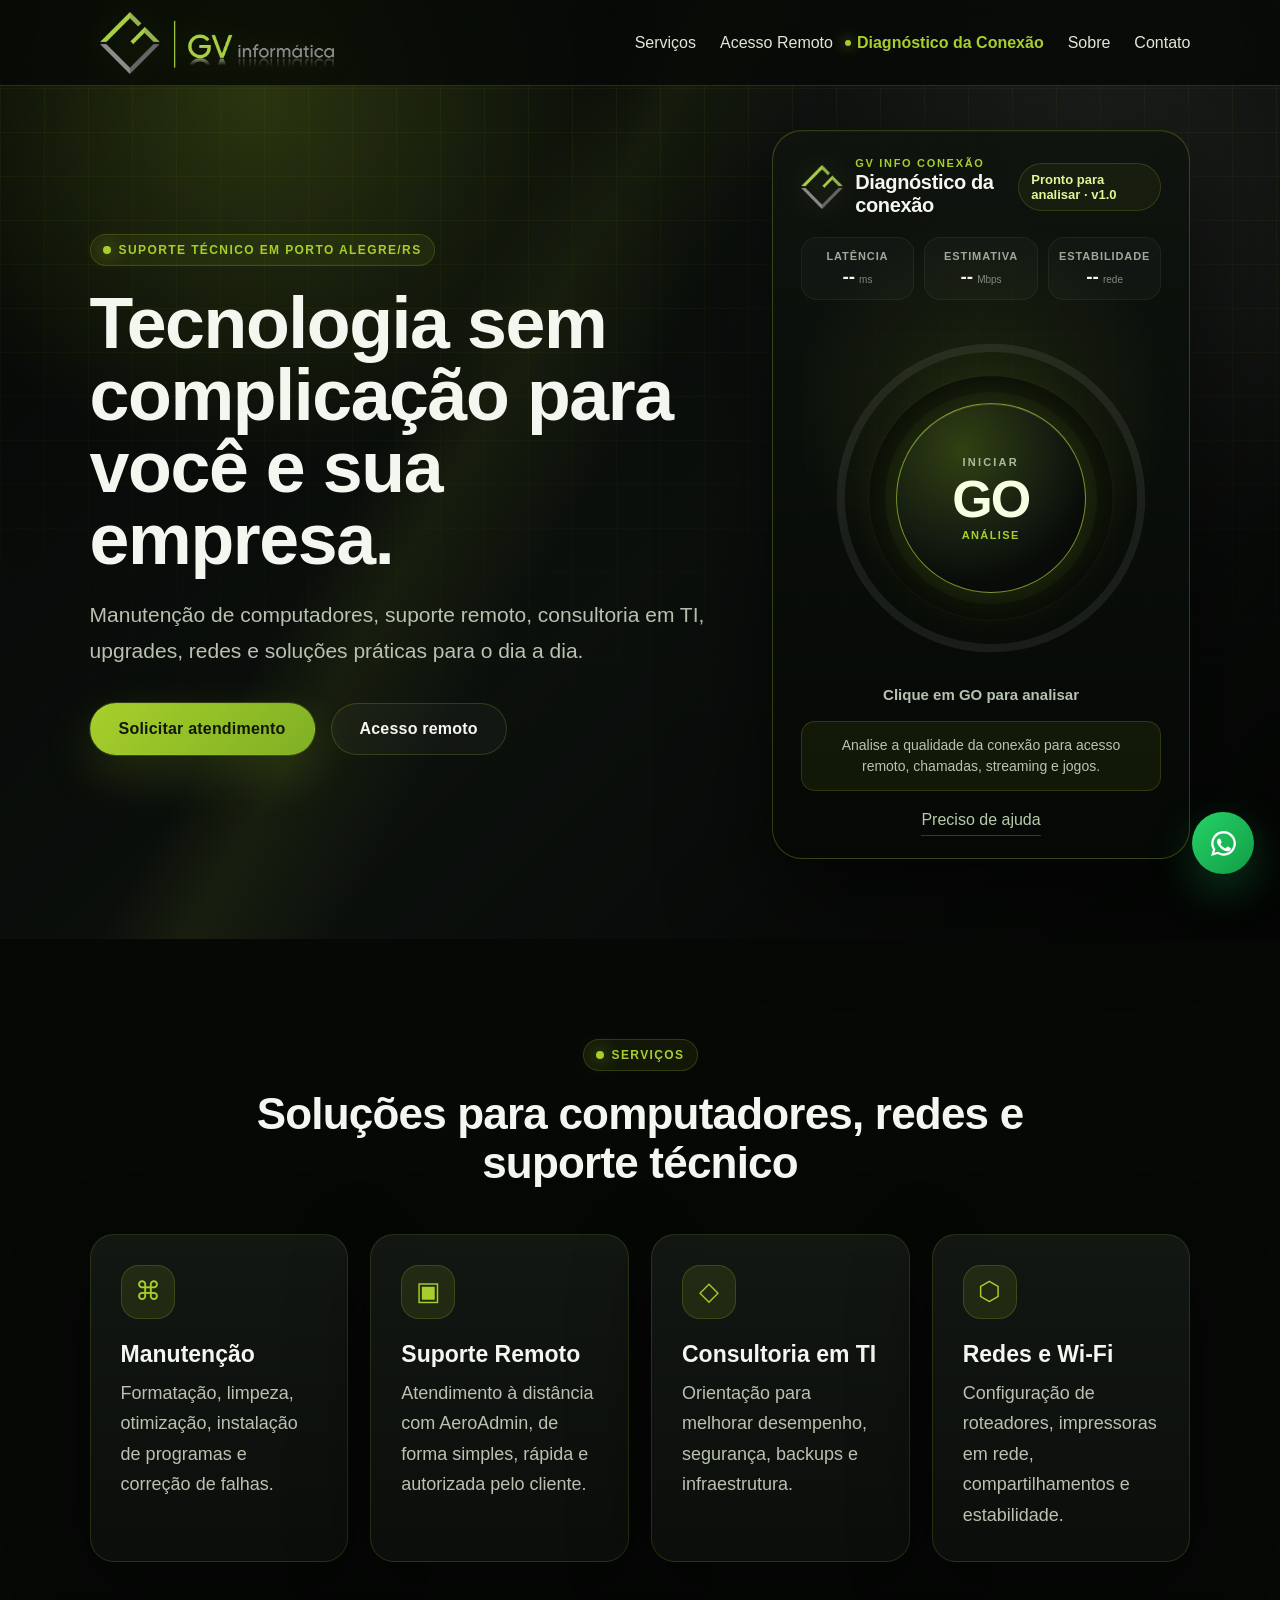
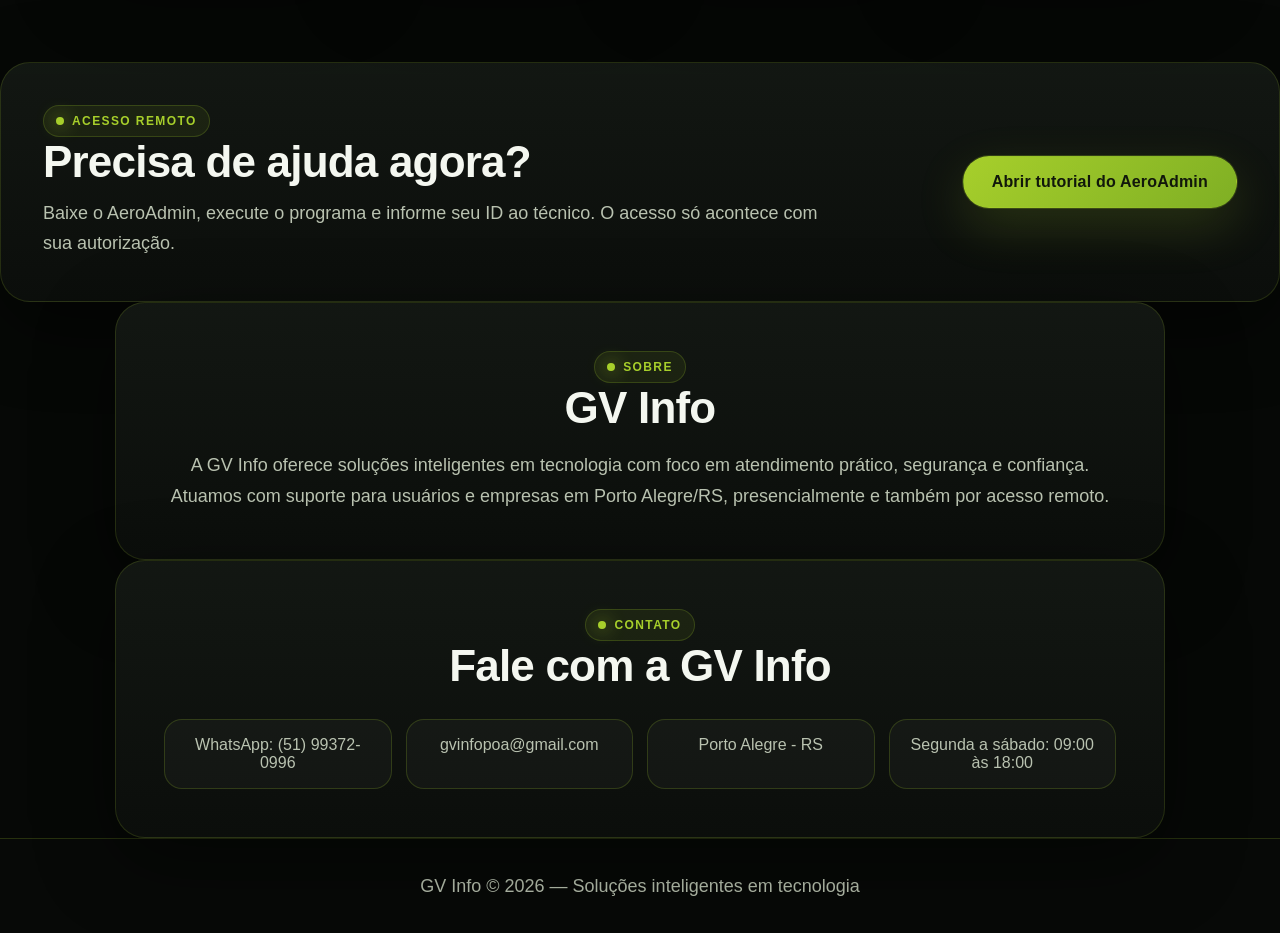
<file: index.html>
<!DOCTYPE html>
<html lang="pt-BR">
<head>
  <meta charset="UTF-8" />
  <meta name="viewport" content="width=device-width, initial-scale=1.0" />
  <title>GV Info | Soluções Inteligentes em Tecnologia</title>
  <meta name="description" content="GV Info: manutenção de computadores, suporte remoto com AeroAdmin, teste de velocidade de internet, consultoria em TI e soluções tecnológicas em Porto Alegre/RS." />
  <link rel="icon" href="imagens/favicon.png" />
  <link rel="apple-touch-icon" href="imagens/apple-touch-icon.png" />
  <link rel="manifest" href="manifest.webmanifest" />
  <meta name="theme-color" content="#060806" />
  <meta property="og:type" content="website" />
  <meta property="og:title" content="GV Info | Soluções Inteligentes em Tecnologia" />
  <meta property="og:description" content="Suporte técnico, manutenção, consultoria em TI e acesso remoto com AeroAdmin em Porto Alegre/RS." />
  <meta property="og:image" content="imagens/og-gvinfo.png" />
  <meta property="og:locale" content="pt_BR" />
  <meta name="twitter:card" content="summary_large_image" />
  <meta name="twitter:title" content="GV Info | Soluções Inteligentes em Tecnologia" />
  <meta name="twitter:description" content="Tecnologia sem complicação para você e sua empresa." />
  <meta name="twitter:image" content="imagens/og-gvinfo.png" />
  <link rel="stylesheet" href="style.css" />
  <script type="application/ld+json">
  {
    "@context":"https://schema.org",
    "@type":"LocalBusiness",
    "name":"GV Info",
    "description":"Soluções inteligentes em tecnologia, manutenção de computadores e suporte remoto.",
    "areaServed":"Porto Alegre, RS",
    "telephone":"+55 51 99372-0996",
    "email":"gvinfopoa@gmail.com",
    "openingHours":"Mo-Sa 09:00-18:00"
  }
  </script>
</head>
<body>
  <header class="topo">
    <a class="marca marca-full" href="index.html" aria-label="GV Informática">
      <img src="imagens/logo-gv.png" alt="GV Informática" />
    </a>
    <nav class="menu">
      <a href="#servicos">Serviços</a>
      <a href="acesso-remoto.html">Acesso Remoto</a>
      <a class="menu-destaque" href="#teste-velocidade">Diagnóstico da Conexão</a>
      <a href="#sobre">Sobre</a>
      <a href="#contato">Contato</a>
    </nav>
  </header>

  <main>
    <section class="hero tech-bg">
      <div class="hero-conteudo reveal">
        <span class="etiqueta">Suporte técnico em Porto Alegre/RS</span>
        <h1>Tecnologia sem complicação para você e sua empresa.</h1>
        <p>Manutenção de computadores, suporte remoto, consultoria em TI, upgrades, redes e soluções práticas para o dia a dia.</p>
        <div class="acoes">
          <a class="btn btn-principal" href="https://wa.me/5551993720996?text=Ol%C3%A1%2C%20encontrei%20o%20site%20da%20GV%20Info%20e%20gostaria%20de%20solicitar%20atendimento." target="_blank">Solicitar atendimento</a>
          <a class="btn btn-secundario" href="acesso-remoto.html">Acesso remoto</a>
        </div>
      </div>
      <section id="teste-velocidade" class="hero-speed-test speedtest-pro reveal" aria-labelledby="titulo-teste-home">
        <div class="speedtest-shell" aria-live="polite">
          <div class="speedtest-topline">
            <div class="speedtest-brand">
              <img src="imagens/logo-symbol.png" alt="" />
              <div>
                <span>GV INFO CONEXÃO</span>
                <strong id="titulo-teste-home">Diagnóstico da conexão</strong>
              </div>
            </div>
            <span class="speedtest-status" id="speedStatus">Pronto</span>
          </div>

          <div class="speedtest-summary">
            <div><span>Latência</span><strong id="pingMetric">--</strong><small>ms</small></div>
            <div><span>Estimativa</span><strong id="downloadMetric">--</strong><small>Mbps</small></div>
            <div><span>Estabilidade</span><strong id="stabilityMetric">--</strong><small>rede</small></div>
          </div>

          <div class="speedtest-stage">
            <svg class="speedtest-dial" viewBox="0 0 420 420" aria-hidden="true">
              <defs>
                <linearGradient id="speedGradient" x1="0" y1="0" x2="1" y2="1">
                  <stop offset="0%" stop-color="#7faf24"/>
                  <stop offset="55%" stop-color="#b8ea36"/>
                  <stop offset="100%" stop-color="#f4ffb2"/>
                </linearGradient>
                <filter id="speedGlow" x="-80%" y="-80%" width="260%" height="260%">
                  <feGaussianBlur stdDeviation="7" result="blur"/>
                  <feMerge><feMergeNode in="blur"/><feMergeNode in="SourceGraphic"/></feMerge>
                </filter>
              </defs>
              <circle class="dial-track" cx="210" cy="210" r="166"/>
              <circle class="dial-progress" id="dialProgress" cx="210" cy="210" r="166"/>
              <circle class="dial-inner" cx="210" cy="210" r="135"/>
            </svg>

            <button class="speedtest-go" id="startSpeedTest" type="button" aria-label="Iniciar diagnóstico da conexão">
              <span class="go-label">INICIAR</span>
              <strong id="speedValue">GO</strong>
              <small id="speedUnit">ANÁLISE</small>
            </button>
          </div>

          <div class="speedtest-live" id="speedLiveLabel">Clique em GO para analisar</div>

          <div class="speedtest-chart-wrap" id="speedChartWrap" hidden>
            <canvas id="speedChart" width="960" height="220" aria-label="Gráfico de velocidade em tempo real"></canvas>
          </div>

          <div class="speed-diagnosis speedtest-diagnosis" id="speedDiagnosis">
            Analise a qualidade da conexão para acesso remoto, chamadas, streaming e jogos.
          </div>

          <div class="connection-quality-grid" id="connectionQualityGrid" hidden></div>

          <div class="speedtest-footer-actions">
            <button class="speedtest-link" id="rerunSpeedTest" type="button" hidden>Testar novamente</button>
            <a class="speedtest-link" href="https://wa.me/5551993720996?text=Ol%C3%A1%2C%20fiz%20o%20teste%20de%20velocidade%20no%20site%20da%20GV%20Info%20e%20preciso%20de%20ajuda." target="_blank" rel="noopener">Preciso de ajuda</a>
          </div>
        </div>
      </section>
    </section>


    <section id="servicos" class="secao">
      <div class="titulo reveal">
        <span class="etiqueta">Serviços</span>
        <h2>Soluções para computadores, redes e suporte técnico</h2>
      </div>
      <div class="grid cards-servicos">
        <article class="card reveal">
          <div class="icone">⌘</div>
          <h3>Manutenção</h3>
          <p>Formatação, limpeza, otimização, instalação de programas e correção de falhas.</p>
        </article>
        <article class="card reveal">
          <div class="icone">▣</div>
          <h3>Suporte Remoto</h3>
          <p>Atendimento à distância com AeroAdmin, de forma simples, rápida e autorizada pelo cliente.</p>
        </article>
        <article class="card reveal">
          <div class="icone">◇</div>
          <h3>Consultoria em TI</h3>
          <p>Orientação para melhorar desempenho, segurança, backups e infraestrutura.</p>
        </article>
        <article class="card reveal">
          <div class="icone">⬡</div>
          <h3>Redes e Wi-Fi</h3>
          <p>Configuração de roteadores, impressoras em rede, compartilhamentos e estabilidade.</p>
        </article>
      </div>
    </section>

    <section class="secao destaque-remoto reveal">
      <div>
        <span class="etiqueta">Acesso remoto</span>
        <h2>Precisa de ajuda agora?</h2>
        <p>Baixe o AeroAdmin, execute o programa e informe seu ID ao técnico. O acesso só acontece com sua autorização.</p>
      </div>
      <a class="btn btn-principal" href="acesso-remoto.html">Abrir tutorial do AeroAdmin</a>
    </section>



    <section id="sobre" class="secao sobre reveal">
      <span class="etiqueta">Sobre</span>
      <h2>GV Info</h2>
      <p>A GV Info oferece soluções inteligentes em tecnologia com foco em atendimento prático, segurança e confiança. Atuamos com suporte para usuários e empresas em Porto Alegre/RS, presencialmente e também por acesso remoto.</p>
    </section>

    <section id="contato" class="secao contato reveal">
      <span class="etiqueta">Contato</span>
      <h2>Fale com a GV Info</h2>
      <div class="contato-grid">
        <a href="https://wa.me/5551993720996" target="_blank">WhatsApp: (51) 99372-0996</a>
        <a href="mailto:gvinfopoa@gmail.com">gvinfopoa@gmail.com</a>
        <span>Porto Alegre - RS</span>
        <span>Segunda a sábado: 09:00 às 18:00</span>
      </div>
    </section>
  </main>

  <a class="whatsapp" href="https://wa.me/5551993720996?text=Ol%C3%A1%2C%20gostaria%20de%20atendimento%20da%20GV%20Info." target="_blank" aria-label="WhatsApp"><svg class="wa-icon" viewBox="0 0 32 32" aria-hidden="true"><path fill="currentColor" d="M16.02 3.2A12.68 12.68 0 0 0 5.12 22.32L3.2 28.8l6.64-1.84A12.7 12.7 0 1 0 16.02 3.2Zm0 2.35a10.35 10.35 0 0 1 8.8 15.8 10.31 10.31 0 0 1-13.9 3.48l-.47-.28-3.94 1.1 1.12-3.8-.3-.5a10.34 10.34 0 0 1 8.69-15.8Zm-4.6 5.38c-.24 0-.62.09-.94.44-.32.35-1.23 1.2-1.23 2.93s1.26 3.4 1.43 3.63c.18.23 2.43 3.9 6 5.31 2.97 1.17 3.58.94 4.22.88.64-.06 2.08-.85 2.37-1.67.29-.82.29-1.53.2-1.67-.08-.15-.32-.23-.67-.41-.35-.18-2.08-1.03-2.4-1.15-.32-.12-.55-.18-.79.18-.23.35-.9 1.15-1.11 1.38-.2.23-.41.26-.76.09-.35-.18-1.48-.55-2.82-1.74-1.04-.93-1.75-2.08-1.95-2.43-.2-.35-.02-.54.15-.71.16-.16.35-.41.53-.62.18-.2.23-.35.35-.58.12-.23.06-.44-.03-.62-.09-.18-.79-1.9-1.08-2.6-.28-.67-.57-.58-.79-.59h-.68Z"/></svg></a>

  <footer>
    <p>GV Info © 2026 — Soluções inteligentes em tecnologia</p>
  </footer>

  <script src="script.js"></script>
  <script src="connection-diagnostic.js?v=1.0"></script>
</body>
</html>
</file>
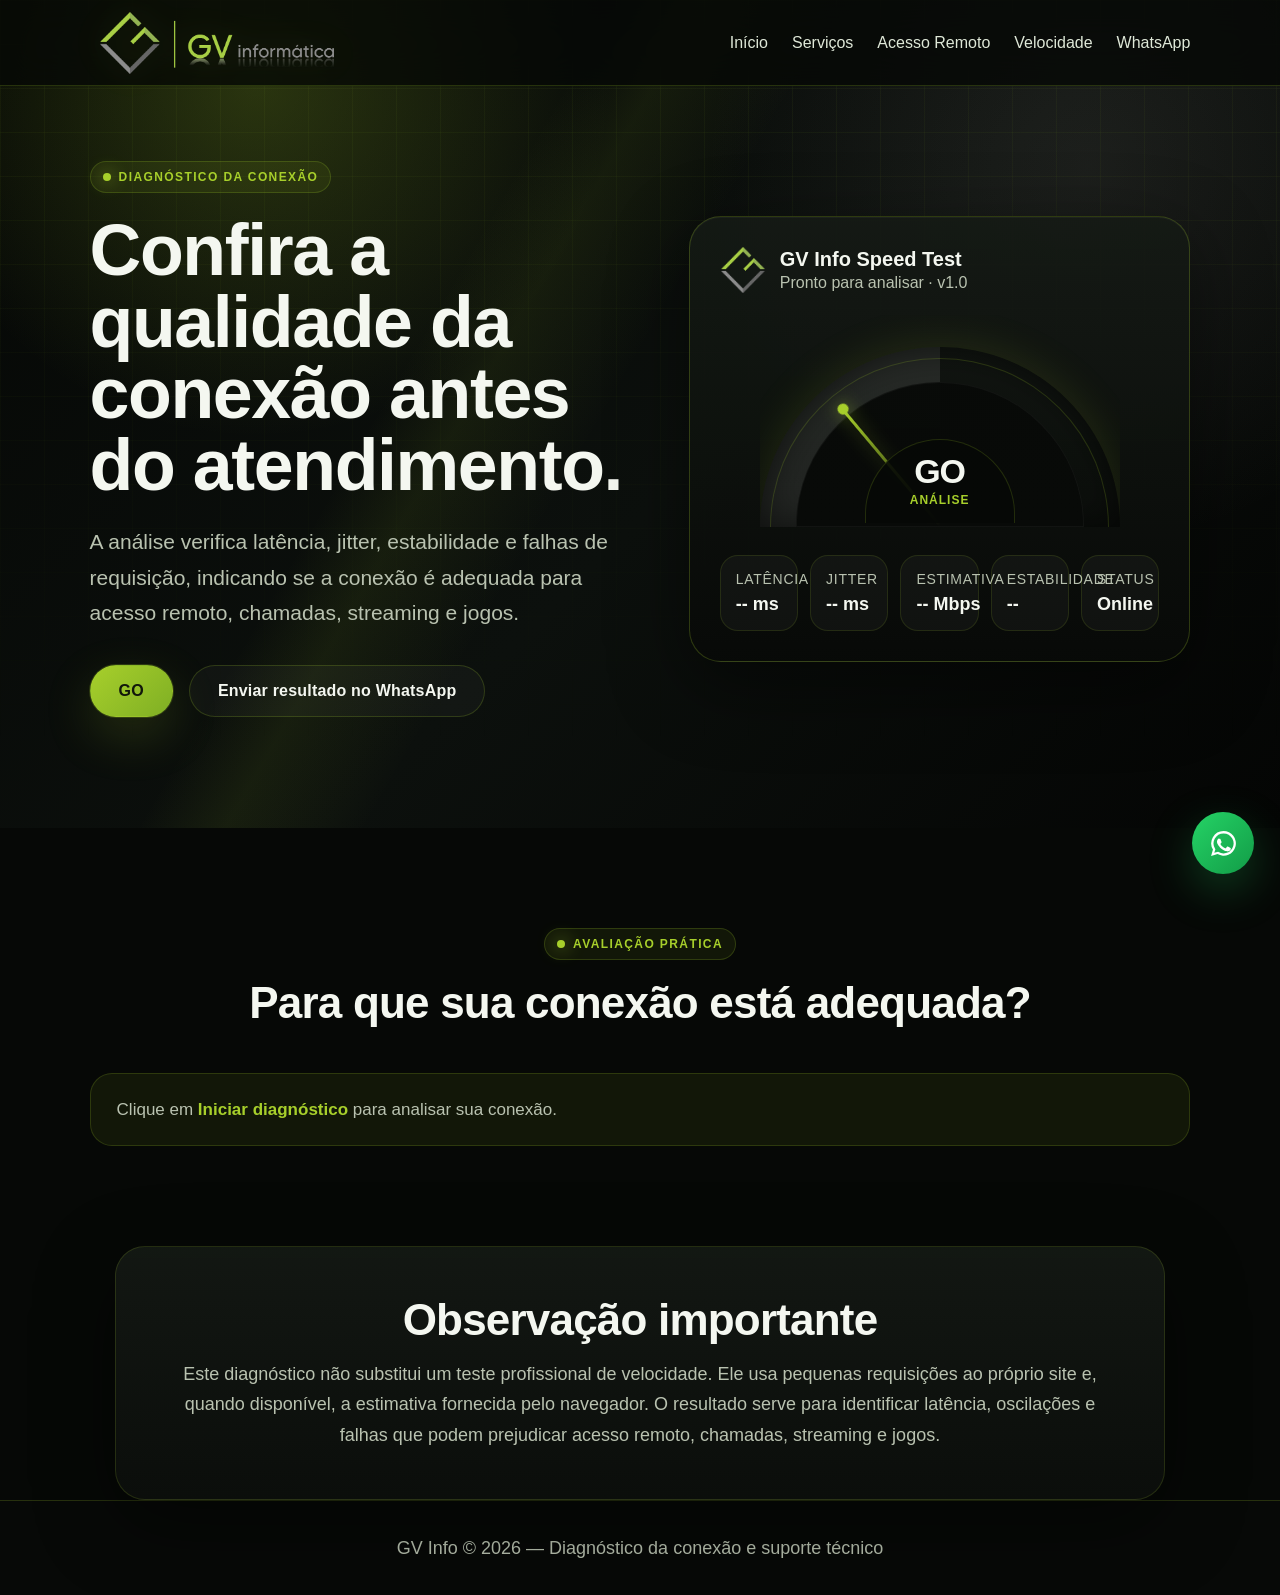
<file: velocidade.html>
<!DOCTYPE html>
<html lang="pt-BR">
<head>
  <meta charset="UTF-8" />
  <meta name="viewport" content="width=device-width, initial-scale=1.0" />
  <meta http-equiv="Cache-Control" content="no-cache, no-store, must-revalidate" />
  <meta http-equiv="Pragma" content="no-cache" />
  <meta http-equiv="Expires" content="0" />
  <title>Diagnóstico da Conexão | GV Info</title>
  <meta name="description" content="Diagnóstico da conexão da GV Info com latência, jitter, estabilidade e avaliação para acesso remoto, videochamadas, streaming e jogos." />
  <link rel="icon" href="imagens/favicon.png" />
  <link rel="apple-touch-icon" href="imagens/apple-touch-icon.png" />
  <link rel="manifest" href="manifest.webmanifest" />
  <meta name="theme-color" content="#060806" />
  <meta property="og:type" content="website" />
  <meta property="og:title" content="Diagnóstico da Conexão | GV Info" />
  <meta property="og:description" content="Analise a qualidade da sua conexão com o diagnóstico personalizado da GV Info." />
  <meta property="og:image" content="imagens/og-gvinfo.png" />
  <meta property="og:locale" content="pt_BR" />
  <meta name="twitter:card" content="summary_large_image" />
  <meta name="twitter:title" content="Diagnóstico da Conexão | GV Info" />
  <meta name="twitter:description" content="Latência, jitter, estabilidade e avaliação prática da conexão." />
  <meta name="twitter:image" content="imagens/og-gvinfo.png" />
  <link rel="stylesheet" href="style.css" />
</head>
<body>
  <header class="topo">
    <a class="marca marca-full" href="index.html" aria-label="GV Informática">
      <img src="imagens/logo-gv.png" alt="GV Informática" />
    </a>
    <nav class="menu">
      <a href="index.html">Início</a>
      <a href="index.html#servicos">Serviços</a>
      <a href="acesso-remoto.html">Acesso Remoto</a>
      <a href="velocidade.html">Velocidade</a>
      <a href="https://wa.me/5551993720996" target="_blank" rel="noopener">WhatsApp</a>
    </nav>
  </header>

  <main>
    <section class="hero velocidade-hero tech-bg">
      <div class="hero-conteudo reveal">
        <span class="etiqueta">Diagnóstico da conexão</span>
        <h1>Confira a qualidade da conexão antes do atendimento.</h1>
        <p>A análise verifica latência, jitter, estabilidade e falhas de requisição, indicando se a conexão é adequada para acesso remoto, chamadas, streaming e jogos.</p>
        <div class="acoes">
          <button class="btn btn-principal" id="startSpeedTest">Iniciar diagnóstico</button>
          <a class="btn btn-secundario" href="https://wa.me/5551993720996?text=Ol%C3%A1%2C%20fiz%20o%20teste%20de%20velocidade%20no%20site%20da%20GV%20Info%20e%20preciso%20de%20ajuda." target="_blank" rel="noopener">Enviar resultado no WhatsApp</a>
        </div>
      </div>

      <div class="speed-card reveal" aria-live="polite">
        <div class="speed-header">
          <img src="imagens/logo-symbol.png" alt="" />
          <div>
            <strong>GV Info Speed Test</strong>
            <span id="speedStatus">Pronto para analisar</span>
          </div>
        </div>

        <div class="gauge" style="--angle:-130deg; --percent:0%">
          <div class="gauge-scale"></div>
          <div class="needle"></div>
          <div class="gauge-center">
            <strong id="speedValue">GO</strong>
            <span id="speedUnit">ANÁLISE</span>
          </div>
        </div>

        <div class="speed-metrics speed-metrics-precision">
          <div><span>Latência</span><strong id="pingMetric">-- ms</strong></div>
          <div><span>Jitter</span><strong id="jitterMetric">-- ms</strong></div>
          <div><span>Estimativa</span><strong id="downloadMetric">-- Mbps</strong></div>
          <div><span>Estabilidade</span><strong id="stabilityMetric">--</strong></div>
          <div><span>Status</span><strong>Online</strong></div>
        </div>
      </div>
    </section>

    <section class="secao speed-results reveal">
      <div class="titulo">
        <span class="etiqueta">Avaliação prática</span>
        <h2>Para que sua conexão está adequada?</h2>
      </div>

      <div class="connection-quality-grid connection-quality-grid-page" id="connectionQualityGrid" hidden></div>

      <div class="speed-diagnosis" id="speedDiagnosis">
        Clique em <strong>Iniciar diagnóstico</strong> para analisar sua conexão.
      </div>
    </section>

    <section class="secao aviso reveal">
      <h2>Observação importante</h2>
      <p>Este diagnóstico não substitui um teste profissional de velocidade. Ele usa pequenas requisições ao próprio site e, quando disponível, a estimativa fornecida pelo navegador. O resultado serve para identificar latência, oscilações e falhas que podem prejudicar acesso remoto, chamadas, streaming e jogos.</p>
    </section>
  </main>

  <a class="whatsapp" href="https://wa.me/5551993720996?text=Ol%C3%A1%2C%20preciso%20de%20ajuda%20com%20minha%20internet." target="_blank" rel="noopener" aria-label="WhatsApp"><svg class="wa-icon" viewBox="0 0 32 32" aria-hidden="true"><path fill="currentColor" d="M16.02 3.2A12.68 12.68 0 0 0 5.12 22.32L3.2 28.8l6.64-1.84A12.7 12.7 0 1 0 16.02 3.2Zm0 2.35a10.35 10.35 0 0 1 8.8 15.8 10.31 10.31 0 0 1-13.9 3.48l-.47-.28-3.94 1.1 1.12-3.8-.3-.5a10.34 10.34 0 0 1 8.69-15.8Zm-4.6 5.38c-.24 0-.62.09-.94.44-.32.35-1.23 1.2-1.23 2.93s1.26 3.4 1.43 3.63c.18.23 2.43 3.9 6 5.31 2.97 1.17 3.58.94 4.22.88.64-.06 2.08-.85 2.37-1.67.29-.82.29-1.53.2-1.67-.08-.15-.32-.23-.67-.41-.35-.18-2.08-1.03-2.4-1.15-.32-.12-.55-.18-.79.18-.23.35-.9 1.15-1.11 1.38-.2.23-.41.26-.76.09-.35-.18-1.48-.55-2.82-1.74-1.04-.93-1.75-2.08-1.95-2.43-.2-.35-.02-.54.15-.71.16-.16.35-.41.53-.62.18-.2.23-.35.35-.58.12-.23.06-.44-.03-.62-.09-.18-.79-1.9-1.08-2.6-.28-.67-.57-.58-.79-.59h-.68Z"/></svg></a>

  <footer>
    <p>GV Info © 2026 — Diagnóstico da conexão e suporte técnico</p>
  </footer>

  <script src="script.js"></script>
  <script src="connection-diagnostic.js?v=1.0"></script>
</body>
</html>
</file>
<file: style.css>
:root{
  --fundo:#060806;
  --painel:#101410;
  --painel2:#151a15;
  --verde:#a7cf2b;
  --verde2:#7faf24;
  --cinza:#9a928f;
  --texto:#f4f7f0;
  --muted:#b9c2b0;
  --borda:rgba(167,207,43,.20);
  --sombra:0 24px 80px rgba(0,0,0,.45);
}
*{box-sizing:border-box;margin:0;padding:0}
html{scroll-behavior:smooth}
body{font-family:'Inter','Manrope','Segoe UI',Arial,sans-serif;background:var(--fundo);color:var(--texto);overflow-x:hidden}
a{color:inherit;text-decoration:none}
.topo{position:fixed;top:0;left:0;width:100%;height:86px;padding:0 7%;display:flex;align-items:center;justify-content:space-between;background:rgba(6,8,6,.78);backdrop-filter:blur(18px);border-bottom:1px solid var(--borda);z-index:10}
.marca{display:flex;align-items:center;gap:14px;min-width:0}
.marca img{width:255px;height:auto;max-height:62px;object-fit:contain;filter:drop-shadow(0 0 16px rgba(167,207,43,.16));image-rendering:auto}
.marca-full img{display:block}
.marca strong{display:block;font-size:24px;letter-spacing:.5px}.marca span{display:block;color:var(--muted);font-size:12px;text-transform:uppercase;letter-spacing:1.6px}.menu{display:flex;gap:24px}.menu a{color:#dfe8d8;font-size:16px;position:relative}.menu a:after{content:"";position:absolute;height:2px;width:0;left:0;bottom:-8px;background:var(--verde);transition:.25s}.menu a:hover:after{width:100%}
.tech-bg{position:relative;background:radial-gradient(circle at 20% 10%,rgba(167,207,43,.22),transparent 28%),radial-gradient(circle at 85% 20%,rgba(154,146,143,.12),transparent 30%),linear-gradient(135deg,#050705,#0c100d 55%,#040504)}
.tech-bg:before{content:"";position:absolute;inset:0;background-image:linear-gradient(rgba(167,207,43,.06) 1px,transparent 1px),linear-gradient(90deg,rgba(167,207,43,.06) 1px,transparent 1px);background-size:44px 44px;mask-image:linear-gradient(to bottom,#000,transparent 92%);pointer-events:none}.tech-bg:after{content:"";position:absolute;inset:0;background:linear-gradient(120deg,transparent 0 35%,rgba(167,207,43,.08) 40%,transparent 48%);animation:varrer 6s infinite linear;pointer-events:none}@keyframes varrer{0%{transform:translateX(-60%)}100%{transform:translateX(60%)}}
.hero{min-height:100vh;padding:130px 7% 80px;display:grid;grid-template-columns:1.2fr .8fr;gap:54px;align-items:center}.hero-conteudo{position:relative;z-index:1}.etiqueta{display:inline-flex;align-items:center;gap:8px;color:var(--verde);border:1px solid var(--borda);background:rgba(167,207,43,.08);padding:8px 12px;border-radius:999px;text-transform:uppercase;font-size:12px;letter-spacing:1.4px;font-weight:700}.etiqueta:before{content:"";width:8px;height:8px;border-radius:50%;background:var(--verde);box-shadow:0 0 18px var(--verde)}h1{font-size:clamp(38px,5.6vw,72px);line-height:1;margin:22px 0 22px;letter-spacing:-1.4px;font-weight:800}h2{font-size:clamp(28px,3.6vw,44px);line-height:1.12;font-weight:800;letter-spacing:-.8px}p{color:var(--muted);font-size:18px;line-height:1.7}.hero p{max-width:760px;font-size:21px}.acoes{display:flex;gap:16px;flex-wrap:wrap;margin-top:34px}.btn{display:inline-flex;align-items:center;justify-content:center;gap:10px;border-radius:999px;padding:16px 28px;font-size:16px;font-weight:800;letter-spacing:.2px;transition:.25s;border:1px solid transparent;cursor:pointer}.btn-principal{background:linear-gradient(135deg,var(--verde),var(--verde2));color:#11170b;box-shadow:0 0 0 1px rgba(167,207,43,.20),0 18px 50px rgba(167,207,43,.18)}.btn-principal:hover{transform:translateY(-3px);box-shadow:0 0 0 1px rgba(167,207,43,.35),0 22px 70px rgba(167,207,43,.26)}.btn-secundario{border-color:var(--borda);background:rgba(255,255,255,.03);color:var(--texto)}.btn-secundario:hover{border-color:var(--verde);transform:translateY(-3px)}.btn-mini{padding:11px 18px;margin-top:15px;background:rgba(167,207,43,.12);border-color:var(--borda);color:var(--verde)}
.painel-status,.painel-download{position:relative;z-index:1;background:linear-gradient(180deg,rgba(21,26,21,.90),rgba(8,10,8,.92));border:1px solid var(--borda);border-radius:28px;padding:30px;box-shadow:var(--sombra)}.status-topo{display:flex;gap:8px;margin-bottom:26px}.status-topo span{width:12px;height:12px;border-radius:50%;background:var(--verde)}.status-topo span:nth-child(2){background:var(--cinza)}.status-topo span:nth-child(3){background:#333}.painel-status h2,.painel-download h2{font-size:30px;margin-bottom:8px}.linha-status{display:flex;justify-content:space-between;margin-top:18px;padding:14px 0;border-top:1px solid rgba(255,255,255,.08)}.linha-status strong{color:var(--verde)}.painel-download{text-align:center}.painel-download img{width:112px;height:112px;object-fit:contain;margin-bottom:14px;filter:drop-shadow(0 0 18px rgba(167,207,43,.20))}.painel-download small{display:block;color:var(--verde);margin-top:12px}
.banner-velocidade{position:relative;z-index:1;display:block;border-radius:30px;overflow:hidden;border:1px solid rgba(167,207,43,.26);box-shadow:var(--sombra),0 0 70px rgba(167,207,43,.10);background:#050805;transition:transform .28s ease,box-shadow .28s ease,border-color .28s ease}.banner-velocidade:hover{transform:translateY(-4px);border-color:rgba(167,207,43,.55);box-shadow:var(--sombra),0 0 90px rgba(167,207,43,.20)}.banner-velocidade img{display:block;width:100%;height:auto;aspect-ratio:3/2;object-fit:cover;object-position:center}

.secao{padding:100px 7%}.titulo{text-align:center;max-width:820px;margin:0 auto 46px}.titulo h2{margin-top:18px}.grid{display:grid;grid-template-columns:repeat(4,1fr);gap:22px}.card,.passo,details,.aviso,.destaque-remoto,.sobre,.contato{background:linear-gradient(180deg,rgba(21,26,21,.88),rgba(12,15,12,.92));border:1px solid rgba(167,207,43,.16);box-shadow:var(--sombra)}.card{padding:30px;border-radius:24px;transition:.25s}.card:hover{transform:translateY(-8px);border-color:rgba(167,207,43,.45)}.icone{width:54px;height:54px;border-radius:18px;background:rgba(167,207,43,.11);border:1px solid var(--borda);display:flex;align-items:center;justify-content:center;color:var(--verde);font-size:26px;margin-bottom:22px}.card h3{font-size:23px;margin-bottom:10px}.destaque-remoto{border-radius:30px;padding:42px;display:flex;align-items:center;justify-content:space-between;gap:30px}.destaque-remoto p{max-width:780px;margin-top:12px}.sobre,.contato,.aviso{border-radius:30px;text-align:center;max-width:1050px;margin-left:auto;margin-right:auto;padding:48px}.sobre p{margin-top:18px}.contato-grid{display:grid;grid-template-columns:repeat(auto-fit,minmax(220px,1fr));gap:14px;margin-top:28px}.contato-grid a,.contato-grid span{padding:16px;border:1px solid var(--borda);border-radius:18px;background:rgba(255,255,255,.03);color:var(--muted)}
.suporte-hero{grid-template-columns:1.1fr .65fr}.passos{display:grid;grid-template-columns:repeat(5,1fr);gap:18px}.passo{border-radius:24px;padding:26px;position:relative}.passo.importante{border-color:rgba(167,207,43,.5);background:linear-gradient(180deg,rgba(167,207,43,.12),rgba(12,15,12,.92))}.numero{width:42px;height:42px;border-radius:14px;background:var(--verde);color:#11170b;display:flex;align-items:center;justify-content:center;font-weight:900;margin-bottom:18px}.passo h3{font-size:21px;margin-bottom:10px}.obs{margin-top:10px;color:#e6efd8;font-size:15px}.aviso h2{margin-bottom:14px}.faq{max-width:1050px;margin:auto}.faq details{padding:22px 26px;border-radius:18px;margin-bottom:14px}.faq summary{font-weight:800;cursor:pointer}.faq p{margin-top:14px}.whatsapp{position:fixed;right:26px;bottom:26px;width:62px;height:62px;border-radius:50%;background:linear-gradient(135deg,#25d366,#129c47);display:flex;align-items:center;justify-content:center;font-size:28px;color:white;z-index:11;box-shadow:0 16px 45px rgba(37,211,102,.25)}footer{text-align:center;padding:32px 7%;border-top:1px solid var(--borda);background:#070907}.reveal{opacity:1;transform:none}.reveal-ready .reveal{opacity:0;transform:translateY(20px);transition:opacity .7s ease,transform .7s ease}.reveal-ready .reveal.visivel{opacity:1;transform:translateY(0)}
@media(max-width:980px){.hero{grid-template-columns:1fr}.grid{grid-template-columns:repeat(2,1fr)}.passos{grid-template-columns:1fr 1fr}.destaque-remoto{flex-direction:column;align-items:flex-start}.contato-grid{grid-template-columns:1fr}.menu{display:none}}
@media(max-width:640px){.banner-velocidade{border-radius:22px}.topo{height:76px;padding:0 5%}.marca img{width:205px;height:auto;max-height:56px}.marca strong{font-size:20px}.marca span{font-size:10px}.hero{padding:110px 5% 60px}.secao{padding:70px 5%}.grid,.passos{grid-template-columns:1fr}.acoes{flex-direction:column}.btn{width:100%}.painel-status,.painel-download{padding:22px}.destaque-remoto,.sobre,.contato,.aviso{padding:28px}.whatsapp{width:56px;height:56px;right:18px;bottom:18px}}

.wa-icon{width:31px;height:31px;display:block}.btn .wa-icon{width:18px;height:18px}.marca img,.painel-download img{background:transparent}

@media(max-width:420px){.marca img{width:180px}.topo{padding:0 4%}}


/* Teste de velocidade */
.velocidade-hero{grid-template-columns:1fr .92fr;min-height:92vh}.velocidade-chamada{border-radius:30px;padding:42px;display:flex;align-items:center;justify-content:space-between;gap:30px;background:linear-gradient(180deg,rgba(21,26,21,.88),rgba(12,15,12,.92));border:1px solid rgba(167,207,43,.16);box-shadow:var(--sombra)}.velocidade-chamada p{max-width:760px;margin-top:12px}.speed-card{position:relative;z-index:1;background:linear-gradient(180deg,rgba(21,26,21,.92),rgba(8,10,8,.95));border:1px solid rgba(167,207,43,.24);border-radius:32px;padding:30px;box-shadow:var(--sombra), inset 0 1px 0 rgba(255,255,255,.04)}.speed-header{display:flex;align-items:center;gap:14px;margin-bottom:22px}.speed-header img{width:46px;height:46px;object-fit:contain}.speed-header strong{display:block;font-size:20px}.speed-header span{display:block;color:var(--muted);font-size:16px;margin-top:3px}.gauge{--angle:-130deg;--percent:0%;width:min(360px,78vw);aspect-ratio:1.7/1;margin:12px auto 28px;position:relative;overflow:hidden}.gauge:before{content:"";position:absolute;left:0;right:0;bottom:0;aspect-ratio:2/1;border-radius:360px 360px 0 0;background:conic-gradient(from 225deg, rgba(167,207,43,.95) 0 var(--percent), rgba(255,255,255,.09) var(--percent) 37.5%, transparent 37.5% 100%);box-shadow:inset 0 0 35px rgba(0,0,0,.58),0 0 45px rgba(167,207,43,.14)}.gauge:after{content:"";position:absolute;left:10%;right:10%;bottom:0;aspect-ratio:2/1;border-radius:360px 360px 0 0;background:linear-gradient(180deg,rgba(8,10,8,.97),rgba(8,10,8,1));border:1px solid rgba(255,255,255,.04)}.gauge-scale{position:absolute;left:3%;right:3%;bottom:0;aspect-ratio:2/1;border-radius:360px 360px 0 0;border:1px solid rgba(167,207,43,.18);border-bottom:0}.needle{position:absolute;width:42%;height:3px;background:linear-gradient(90deg,transparent,var(--verde));left:50%;bottom:0;transform-origin:0 50%;transform:rotate(var(--angle));border-radius:999px;filter:drop-shadow(0 0 8px rgba(167,207,43,.55));z-index:3;transition:transform .28s ease}.needle:after{content:"";position:absolute;right:-6px;top:50%;width:11px;height:11px;border-radius:50%;background:var(--verde);transform:translateY(-50%)}.gauge-center{position:absolute;left:50%;bottom:4px;transform:translateX(-50%);width:150px;height:84px;border-radius:90px 90px 0 0;background:rgba(6,8,6,.88);border:1px solid rgba(167,207,43,.18);border-bottom:0;display:flex;flex-direction:column;align-items:center;justify-content:center;z-index:4}.gauge-center strong{font-size:44px;line-height:.9;letter-spacing:-1.2px}.gauge-center span{color:var(--muted);font-size:13px;text-transform:uppercase;letter-spacing:1px;margin-top:6px}.speed-metrics{display:grid;grid-template-columns:repeat(3,1fr);gap:12px}.speed-metrics div{padding:15px;border-radius:18px;background:rgba(255,255,255,.035);border:1px solid rgba(167,207,43,.13)}.speed-metrics span{display:block;color:var(--muted);font-size:14px;text-transform:uppercase;letter-spacing:.7px}.speed-metrics strong{display:block;color:var(--texto);font-size:21px;margin-top:7px}.chart-card{max-width:1120px;margin:0 auto;background:linear-gradient(180deg,rgba(21,26,21,.88),rgba(12,15,12,.92));border:1px solid rgba(167,207,43,.16);border-radius:28px;padding:24px;box-shadow:var(--sombra)}#speedChart{display:block;width:100%;height:auto}.speed-diagnosis{max-width:1120px;margin:20px auto 0;padding:22px 26px;border-radius:22px;background:rgba(167,207,43,.08);border:1px solid rgba(167,207,43,.18);color:var(--muted);font-size:17px;line-height:1.6}.speed-diagnosis strong{color:var(--verde)}.speed-diagnosis.good{background:rgba(167,207,43,.11)}.speed-diagnosis.warn{background:rgba(255,190,80,.09);border-color:rgba(255,190,80,.25)}.speed-diagnosis.bad{background:rgba(255,86,86,.08);border-color:rgba(255,86,86,.25)}
@media(max-width:980px){.velocidade-hero{grid-template-columns:1fr}.velocidade-chamada{flex-direction:column;align-items:flex-start}.speed-metrics{grid-template-columns:1fr}}


/* Destaque do teste de velocidade na página inicial */
.menu .menu-destaque{color:var(--verde);font-weight:800}
.menu .menu-destaque:before{content:"";position:absolute;left:-12px;top:50%;width:6px;height:6px;border-radius:50%;background:var(--verde);box-shadow:0 0 14px var(--verde);transform:translateY(-50%)}
.btn-speed{border-color:rgba(167,207,43,.35);background:rgba(167,207,43,.10);color:var(--verde)}
.btn-speed:hover{border-color:var(--verde);background:rgba(167,207,43,.16);transform:translateY(-3px)}
.speed-home-destaque{margin:0 7%;padding:42px;display:grid;grid-template-columns:1fr 440px;gap:34px;align-items:center;border-radius:34px;background:radial-gradient(circle at 82% 42%,rgba(167,207,43,.18),transparent 34%),linear-gradient(180deg,rgba(21,26,21,.94),rgba(8,10,8,.96));border:1px solid rgba(167,207,43,.24);box-shadow:var(--sombra),0 0 0 1px rgba(255,255,255,.025);position:relative;overflow:hidden}
.speed-home-destaque:before{content:"";position:absolute;inset:0;background:linear-gradient(120deg,transparent,rgba(167,207,43,.07),transparent);transform:translateX(-70%);animation:varrer 8s infinite linear;pointer-events:none}
.speed-home-copy{position:relative;z-index:1}.speed-home-copy h2{margin:18px 0 14px;max-width:720px}.speed-home-copy p{max-width:720px}.speed-home-actions{display:flex;gap:14px;flex-wrap:wrap;margin-top:28px}
.speed-preview{position:relative;z-index:1;display:block;border-radius:28px;padding:24px;background:linear-gradient(180deg,rgba(13,17,13,.95),rgba(4,6,4,.96));border:1px solid rgba(167,207,43,.20);box-shadow:inset 0 1px 0 rgba(255,255,255,.04),0 22px 55px rgba(0,0,0,.35);transition:.25s}
.speed-preview:hover{transform:translateY(-5px);border-color:rgba(167,207,43,.45);box-shadow:inset 0 1px 0 rgba(255,255,255,.05),0 28px 70px rgba(0,0,0,.45),0 0 34px rgba(167,207,43,.08)}
.mini-gauge{--percent:62%;width:100%;aspect-ratio:2.2/1;position:relative;overflow:hidden;margin-bottom:18px}.mini-gauge:before{content:"";position:absolute;left:0;right:0;bottom:0;aspect-ratio:2/1;border-radius:360px 360px 0 0;background:conic-gradient(from 225deg,var(--verde) 0 var(--percent),rgba(255,255,255,.08) var(--percent) 37.5%,transparent 37.5% 100%);box-shadow:inset 0 0 30px rgba(0,0,0,.5)}.mini-gauge:after{content:"";position:absolute;left:12%;right:12%;bottom:0;aspect-ratio:2/1;border-radius:360px 360px 0 0;background:#070907;border:1px solid rgba(255,255,255,.05)}
.mini-needle{position:absolute;left:50%;bottom:0;width:40%;height:3px;background:linear-gradient(90deg,transparent,var(--verde));border-radius:999px;transform:rotate(2deg);transform-origin:0 50%;z-index:3;filter:drop-shadow(0 0 8px rgba(167,207,43,.6))}.mini-gauge-center{position:absolute;left:50%;bottom:0;transform:translateX(-50%);width:130px;height:74px;border-radius:80px 80px 0 0;background:rgba(6,8,6,.92);border:1px solid rgba(167,207,43,.18);border-bottom:0;display:flex;align-items:center;justify-content:center;flex-direction:column;z-index:4}.mini-gauge-center strong{font-size:38px;line-height:.9}.mini-gauge-center span{color:var(--muted);font-size:12px;text-transform:uppercase;letter-spacing:1px;margin-top:4px}
.mini-bars{height:76px;display:flex;align-items:flex-end;gap:9px;padding:14px;border-radius:18px;background:rgba(255,255,255,.035);border:1px solid rgba(167,207,43,.12);margin-bottom:14px}.mini-bars span{flex:1;border-radius:999px 999px 4px 4px;background:linear-gradient(180deg,var(--verde),rgba(167,207,43,.25));box-shadow:0 0 14px rgba(167,207,43,.12)}.speed-preview-footer{display:grid;grid-template-columns:repeat(3,1fr);gap:10px}.speed-preview-footer div{padding:12px;border-radius:16px;background:rgba(255,255,255,.03);border:1px solid rgba(167,207,43,.10)}.speed-preview-footer span{display:block;color:var(--muted);font-size:11px;text-transform:uppercase;letter-spacing:.8px}.speed-preview-footer strong{display:block;color:var(--verde);font-size:15px;margin-top:5px}
@media(max-width:980px){.speed-home-destaque{grid-template-columns:1fr;margin:0 5%;padding:30px}.speed-preview{max-width:520px}.speed-home-actions{flex-direction:column}.speed-home-actions .btn{width:100%}}
@media(max-width:640px){.speed-home-destaque{margin:0 5%;padding:24px;border-radius:26px}.speed-preview-footer{grid-template-columns:1fr}.mini-gauge-center strong{font-size:32px}}


/* Teste de velocidade integrado à página inicial */
.speed-inline-section{padding-top:82px}
.speed-inline-section .titulo p{max-width:840px;margin:16px auto 0;font-size:19px;line-height:1.7;color:#cbd4c4}
.speed-inline-grid{max-width:1240px;margin:38px auto 0;display:grid;grid-template-columns:minmax(360px,440px) 1fr;gap:26px;align-items:stretch}
.speed-inline-grid .speed-card{height:100%;display:flex;flex-direction:column;justify-content:space-between}
.speed-actions{display:flex;gap:14px;flex-wrap:wrap;margin-top:24px}
.speed-actions .btn{flex:1;min-width:190px}
.speed-chart-area{min-width:0;display:flex;flex-direction:column}
.speed-chart-area .chart-card{height:100%;display:flex;align-items:center;justify-content:center}
.speed-chart-area .speed-diagnosis{max-width:none;width:100%;font-size:18px;color:#cbd4c4}
.banner-velocidade:after{content:'Clique para testar na própria página';position:absolute;left:26px;bottom:24px;padding:11px 16px;border-radius:999px;background:rgba(5,8,5,.82);border:1px solid rgba(167,207,43,.38);color:#dfff6a;font-weight:800;font-size:15px;backdrop-filter:blur(10px);box-shadow:0 12px 32px rgba(0,0,0,.35)}
@media(max-width:1100px){.speed-inline-grid{grid-template-columns:1fr}.speed-chart-area .chart-card{min-height:300px}}
@media(max-width:640px){.speed-inline-section .titulo p{font-size:17px}.speed-actions{flex-direction:column}.speed-actions .btn{width:100%}.banner-velocidade:after{left:16px;bottom:16px;font-size:13px;padding:9px 12px}.chart-card{padding:16px}.speed-diagnosis{font-size:16px}.speed-card{padding:24px}}

/* Teste real integrado ao destaque principal */
.hero-speed-test{position:relative;z-index:2;min-width:0}
.hero-speed-card{padding:26px;border-radius:30px;background:radial-gradient(circle at 78% 12%,rgba(167,207,43,.13),transparent 30%),linear-gradient(180deg,rgba(18,23,18,.96),rgba(7,10,7,.98));box-shadow:0 26px 90px rgba(0,0,0,.52),0 0 55px rgba(167,207,43,.08);overflow:hidden}
.hero-speed-card:before{content:"";position:absolute;inset:0;background:linear-gradient(115deg,transparent 25%,rgba(167,207,43,.055) 50%,transparent 75%);transform:translateX(-100%);animation:varrer 9s linear infinite;pointer-events:none}
.hero-speed-card>*{position:relative;z-index:1}
.hero-speed-card .speed-header{margin-bottom:8px}
.hero-speed-card .speed-header img{width:52px;height:52px}
.hero-speed-card .speed-header strong{font-size:25px;line-height:1.1}
.speed-kicker{display:block!important;color:var(--verde)!important;font-size:12px!important;font-weight:900;text-transform:uppercase;letter-spacing:1.2px;margin:0 0 4px!important}
.hero-speed-card .gauge{width:min(330px,72vw);margin:6px auto 18px}
.hero-speed-card .gauge-center strong{font-size:42px}
.hero-speed-card .speed-metrics{gap:10px}
.hero-speed-card .speed-metrics div{padding:13px}
.hero-speed-card .speed-metrics span{font-size:12px}
.hero-speed-card .speed-metrics strong{font-size:18px}
.hero-chart-card{margin:14px 0 0;padding:12px;border-radius:18px;box-shadow:none;background:rgba(255,255,255,.025)}
.hero-chart-card canvas{max-height:150px}
.hero-speed-card .speed-diagnosis{margin:12px 0 0;padding:14px 16px;border-radius:16px;font-size:15px;line-height:1.5}
.hero-speed-actions{margin-top:14px;display:grid;grid-template-columns:1.2fr .8fr;gap:10px}
.hero-speed-actions .btn{min-width:0;width:100%;padding:14px 16px;font-size:14px}
@media(max-width:1180px){.hero{grid-template-columns:1fr 1fr;gap:32px;padding-left:5%;padding-right:5%}.hero p{font-size:19px}}
@media(max-width:980px){.hero{grid-template-columns:1fr}.hero-speed-test{max-width:720px;width:100%;margin:0 auto}.hero-speed-card .gauge{width:min(390px,76vw)}.hero-chart-card canvas{max-height:none}}
@media(max-width:640px){.hero-speed-card{padding:20px;border-radius:24px}.hero-speed-card .speed-header strong{font-size:22px}.hero-speed-actions{grid-template-columns:1fr}.hero-speed-card .speed-metrics{grid-template-columns:1fr 1fr}.hero-speed-card .speed-metrics div:last-child{grid-column:1/-1}.hero-chart-card{padding:8px}.hero-speed-card .speed-diagnosis{font-size:14px}}

/* Speedtest PRO — visual central inspirado em medidores modernos */
.speedtest-pro{position:relative;z-index:2;min-width:0}
.speedtest-shell{position:relative;overflow:hidden;padding:26px 28px 22px;border:1px solid rgba(183,232,49,.24);border-radius:30px;background:radial-gradient(circle at 50% 38%,rgba(167,207,43,.11),transparent 38%),linear-gradient(180deg,rgba(15,20,15,.97),rgba(5,8,5,.99));box-shadow:0 34px 100px rgba(0,0,0,.62),inset 0 1px 0 rgba(255,255,255,.04)}
.speedtest-shell:before{content:"";position:absolute;inset:0;pointer-events:none;background:linear-gradient(rgba(167,207,43,.026) 1px,transparent 1px),linear-gradient(90deg,rgba(167,207,43,.026) 1px,transparent 1px);background-size:34px 34px;mask-image:radial-gradient(circle at 50% 45%,#000,transparent 78%)}
.speedtest-shell>*{position:relative;z-index:1}
.speedtest-topline{display:flex;align-items:center;justify-content:space-between;gap:16px}
.speedtest-brand{display:flex;align-items:center;gap:12px}.speedtest-brand img{width:44px;height:44px;object-fit:contain;filter:drop-shadow(0 0 14px rgba(167,207,43,.28))}.speedtest-brand span{display:block;color:var(--verde);font-size:11px;font-weight:900;letter-spacing:1.7px}.speedtest-brand strong{display:block;font-size:20px;letter-spacing:-.35px;margin-top:2px}.speedtest-status{padding:8px 12px;border-radius:999px;border:1px solid rgba(167,207,43,.18);background:rgba(167,207,43,.06);color:#dff796;font-size:13px;font-weight:700}
.speedtest-summary{display:grid;grid-template-columns:repeat(3,1fr);gap:10px;margin-top:20px}.speedtest-summary>div{text-align:center;padding:12px 9px;border-radius:16px;background:rgba(255,255,255,.025);border:1px solid rgba(255,255,255,.055)}.speedtest-summary span{display:block;color:#9daa98;font-size:11px;font-weight:800;text-transform:uppercase;letter-spacing:.9px}.speedtest-summary strong{display:inline-block;margin-top:5px;font-size:19px;line-height:1}.speedtest-summary small{margin-left:4px;color:#7e8b7a;font-size:10px}
.speedtest-stage{position:relative;width:min(380px,82vw);aspect-ratio:1;margin:8px auto -2px;display:grid;place-items:center}.speedtest-dial{position:absolute;inset:0;width:100%;height:100%;transform:rotate(-90deg);overflow:visible}.dial-track,.dial-progress{fill:none;stroke-width:9}.dial-track{stroke:rgba(255,255,255,.075)}.dial-progress{stroke:url(#speedGradient);stroke-linecap:round;stroke-dasharray:1043;stroke-dashoffset:1043;filter:url(#speedGlow);transition:stroke-dashoffset .28s ease}.dial-inner{fill:rgba(6,9,6,.75);stroke:rgba(255,255,255,.045);stroke-width:1}
.speedtest-go{position:relative;width:190px;height:190px;border-radius:50%;border:1px solid rgba(192,239,64,.58);background:radial-gradient(circle at 35% 25%,rgba(184,234,54,.23),rgba(23,31,18,.95) 47%,#080b08 72%);color:#f6ffe1;box-shadow:0 0 0 11px rgba(167,207,43,.045),0 0 60px rgba(167,207,43,.18),inset 0 1px 0 rgba(255,255,255,.12);cursor:pointer;display:flex;flex-direction:column;align-items:center;justify-content:center;transition:transform .25s ease,box-shadow .25s ease}.speedtest-go:hover{transform:scale(1.025);box-shadow:0 0 0 12px rgba(167,207,43,.06),0 0 78px rgba(167,207,43,.28),inset 0 1px 0 rgba(255,255,255,.14)}.speedtest-go:active{transform:scale(.985)}.speedtest-go:disabled{cursor:progress}.speedtest-go .go-label{font-size:11px;letter-spacing:2.2px;color:#a9bd9d;font-weight:900}.speedtest-go strong{font-size:52px;line-height:1;margin:5px 0 4px;letter-spacing:-2px}.speedtest-go small{font-size:11px;letter-spacing:1.4px;color:var(--verde);font-weight:900}
.speedtest-live{text-align:center;color:#b7c3b1;font-size:15px;font-weight:600;min-height:23px;margin-top:-2px}.speedtest-chart-wrap{margin-top:14px;padding:10px;border-radius:16px;background:rgba(255,255,255,.02);border:1px solid rgba(255,255,255,.045)}.speedtest-chart-wrap canvas{display:block;width:100%;height:126px}.speedtest-diagnosis{margin:12px 0 0;padding:13px 15px;border-radius:14px;font-size:14px;line-height:1.5;text-align:center}.speedtest-footer-actions{display:flex;justify-content:center;gap:24px;margin-top:14px}.speedtest-link{border:0;background:none;color:#b9caac;font:700 13px inherit;cursor:pointer;padding:6px 0;border-bottom:1px solid rgba(167,207,43,.28)}.speedtest-link:hover{color:var(--verde)}
.speedtest-shell.is-testing .speedtest-go{animation:speedPulse 1.35s ease-in-out infinite}.speedtest-shell.is-testing .dial-progress{transition:stroke-dashoffset .18s linear}@keyframes speedPulse{50%{box-shadow:0 0 0 16px rgba(167,207,43,.055),0 0 92px rgba(167,207,43,.34),inset 0 1px 0 rgba(255,255,255,.14)}}
@media(max-width:640px){.speedtest-shell{padding:20px 16px 18px;border-radius:24px}.speedtest-brand strong{font-size:18px}.speedtest-status{font-size:11px;padding:7px 9px}.speedtest-summary{gap:7px}.speedtest-summary>div{padding:10px 5px}.speedtest-summary strong{font-size:17px}.speedtest-stage{width:min(330px,88vw)}.speedtest-go{width:164px;height:164px}.speedtest-go strong{font-size:45px}.speedtest-footer-actions{gap:16px}.speedtest-diagnosis{font-size:14px}}

/* Ícones do passo a passo do AeroAdmin */
.passo-icone {
  width: 48px;
  height: 48px;
  display: grid;
  place-items: center;
  margin: 0 0 14px;
  border: 1px solid rgba(91, 255, 111, 0.34);
  border-radius: 14px;
  background: rgba(91, 255, 111, 0.08);
  color: var(--verde, #5bff6f);
  box-shadow: inset 0 0 18px rgba(91, 255, 111, 0.04);
}
.passo-icone svg {
  width: 25px;
  height: 25px;
  fill: none;
  stroke: currentColor;
  stroke-width: 1.8;
  stroke-linecap: round;
  stroke-linejoin: round;
}

.passo-icone{display:none!important;}
.passos{display:grid;grid-template-columns:repeat(4,minmax(220px,1fr));gap:24px;justify-content:center;max-width:1200px;margin:0 auto;}
@media (max-width:1000px){.passos{grid-template-columns:repeat(2,minmax(220px,1fr));}}
@media (max-width:640px){.passos{grid-template-columns:1fr;}}


/* Tutorial visual do AeroAdmin */
.passos{grid-template-columns:repeat(2,minmax(300px,1fr));max-width:1120px;align-items:stretch}
.passo{display:flex;flex-direction:column}
.passo-com-imagem .tutorial-imagem{margin-top:auto}
.tutorial-imagem{position:relative;display:block;width:100%;margin-top:22px;padding:12px;border:1px solid rgba(167,207,43,.24);border-radius:18px;background:linear-gradient(180deg,rgba(255,255,255,.045),rgba(255,255,255,.018));cursor:zoom-in;overflow:hidden;box-shadow:0 18px 45px rgba(0,0,0,.28);transition:transform .25s ease,border-color .25s ease,box-shadow .25s ease}
.tutorial-imagem:hover{transform:translateY(-3px);border-color:rgba(167,207,43,.55);box-shadow:0 24px 58px rgba(0,0,0,.38),0 0 26px rgba(167,207,43,.08)}
.tutorial-imagem img{display:block;width:100%;height:250px;object-fit:contain;border-radius:11px;background:#f4f4f4}
.tutorial-imagem span{display:block;margin-top:10px;color:#d9ed9b;font-size:13px;font-weight:800;text-align:center;letter-spacing:.15px}
.lightbox-tutorial{position:fixed;inset:0;z-index:1000;display:flex;align-items:center;justify-content:center;padding:28px;background:rgba(0,0,0,.86);backdrop-filter:blur(10px);opacity:0;visibility:hidden;transition:opacity .22s ease,visibility .22s ease}
.lightbox-tutorial.aberto{opacity:1;visibility:visible}
.lightbox-tutorial img{display:block;max-width:min(94vw,1000px);max-height:86vh;width:auto;height:auto;border-radius:16px;background:#fff;box-shadow:0 30px 100px rgba(0,0,0,.7),0 0 0 1px rgba(167,207,43,.38)}
.lightbox-fechar{position:absolute;top:22px;right:26px;width:48px;height:48px;border:1px solid rgba(167,207,43,.4);border-radius:50%;background:rgba(8,12,8,.9);color:#fff;font-size:32px;line-height:1;cursor:pointer;transition:.2s}
.lightbox-fechar:hover{color:var(--verde);border-color:var(--verde);transform:rotate(4deg)}
body.lightbox-aberto{overflow:hidden}
@media(max-width:820px){.passos{grid-template-columns:1fr;max-width:680px}.tutorial-imagem img{height:auto;max-height:360px}}
@media(max-width:480px){.tutorial-imagem{padding:8px;border-radius:14px}.tutorial-imagem span{font-size:12px}.lightbox-tutorial{padding:14px}.lightbox-fechar{top:12px;right:12px;width:42px;height:42px}}

/* Medição de velocidade mais precisa */
.speed-metrics.speed-metrics-precision{grid-template-columns:repeat(5,minmax(0,1fr))}
.speed-metrics.speed-metrics-precision div{min-width:0}
.speed-metrics.speed-metrics-precision strong{font-size:18px;white-space:nowrap}
@media(max-width:1100px){.speed-metrics.speed-metrics-precision{grid-template-columns:repeat(3,1fr)}.speed-metrics.speed-metrics-precision div:nth-child(4),.speed-metrics.speed-metrics-precision div:nth-child(5){grid-column:auto}}
@media(max-width:640px){.speed-metrics.speed-metrics-precision{grid-template-columns:repeat(2,1fr)}.speed-metrics.speed-metrics-precision div:last-child{grid-column:1/-1}.speed-metrics.speed-metrics-precision strong{font-size:17px}}

/* Diagnóstico de conexão GV Info */
.connection-quality-grid{display:grid;grid-template-columns:repeat(2,minmax(0,1fr));gap:10px;margin-top:14px}.connection-quality-grid[hidden]{display:none}.quality-card{padding:14px;border-radius:16px;background:rgba(255,255,255,.025);border:1px solid rgba(255,255,255,.06);text-align:left}.quality-card span{display:block;color:#aab6a5;font-size:12px;font-weight:800;text-transform:uppercase;letter-spacing:.7px}.quality-card strong{display:block;margin-top:5px;font-size:18px}.quality-card small{display:block;margin-top:5px;color:#899485;line-height:1.35}.quality-card.excellent,.quality-card.good{border-color:rgba(167,207,43,.24);background:rgba(167,207,43,.065)}.quality-card.excellent strong,.quality-card.good strong{color:#dff796}.quality-card.regular{border-color:rgba(255,190,80,.28);background:rgba(255,190,80,.06)}.quality-card.regular strong{color:#ffd38a}.quality-card.bad{border-color:rgba(255,86,86,.28);background:rgba(255,86,86,.06)}.quality-card.bad strong{color:#ffadad}.connection-quality-grid-page{max-width:1120px;margin:0 auto;grid-template-columns:repeat(4,minmax(0,1fr))}.connection-quality-grid-page .quality-card{padding:20px}.connection-quality-grid-page .quality-card strong{font-size:21px}.gauge-center #speedValue{font-size:34px}.gauge-center #speedUnit{font-size:12px;color:var(--verde);font-weight:800;letter-spacing:1px}
@media(max-width:900px){.connection-quality-grid-page{grid-template-columns:repeat(2,minmax(0,1fr))}}@media(max-width:640px){.connection-quality-grid,.connection-quality-grid-page{grid-template-columns:1fr}}
</file>
